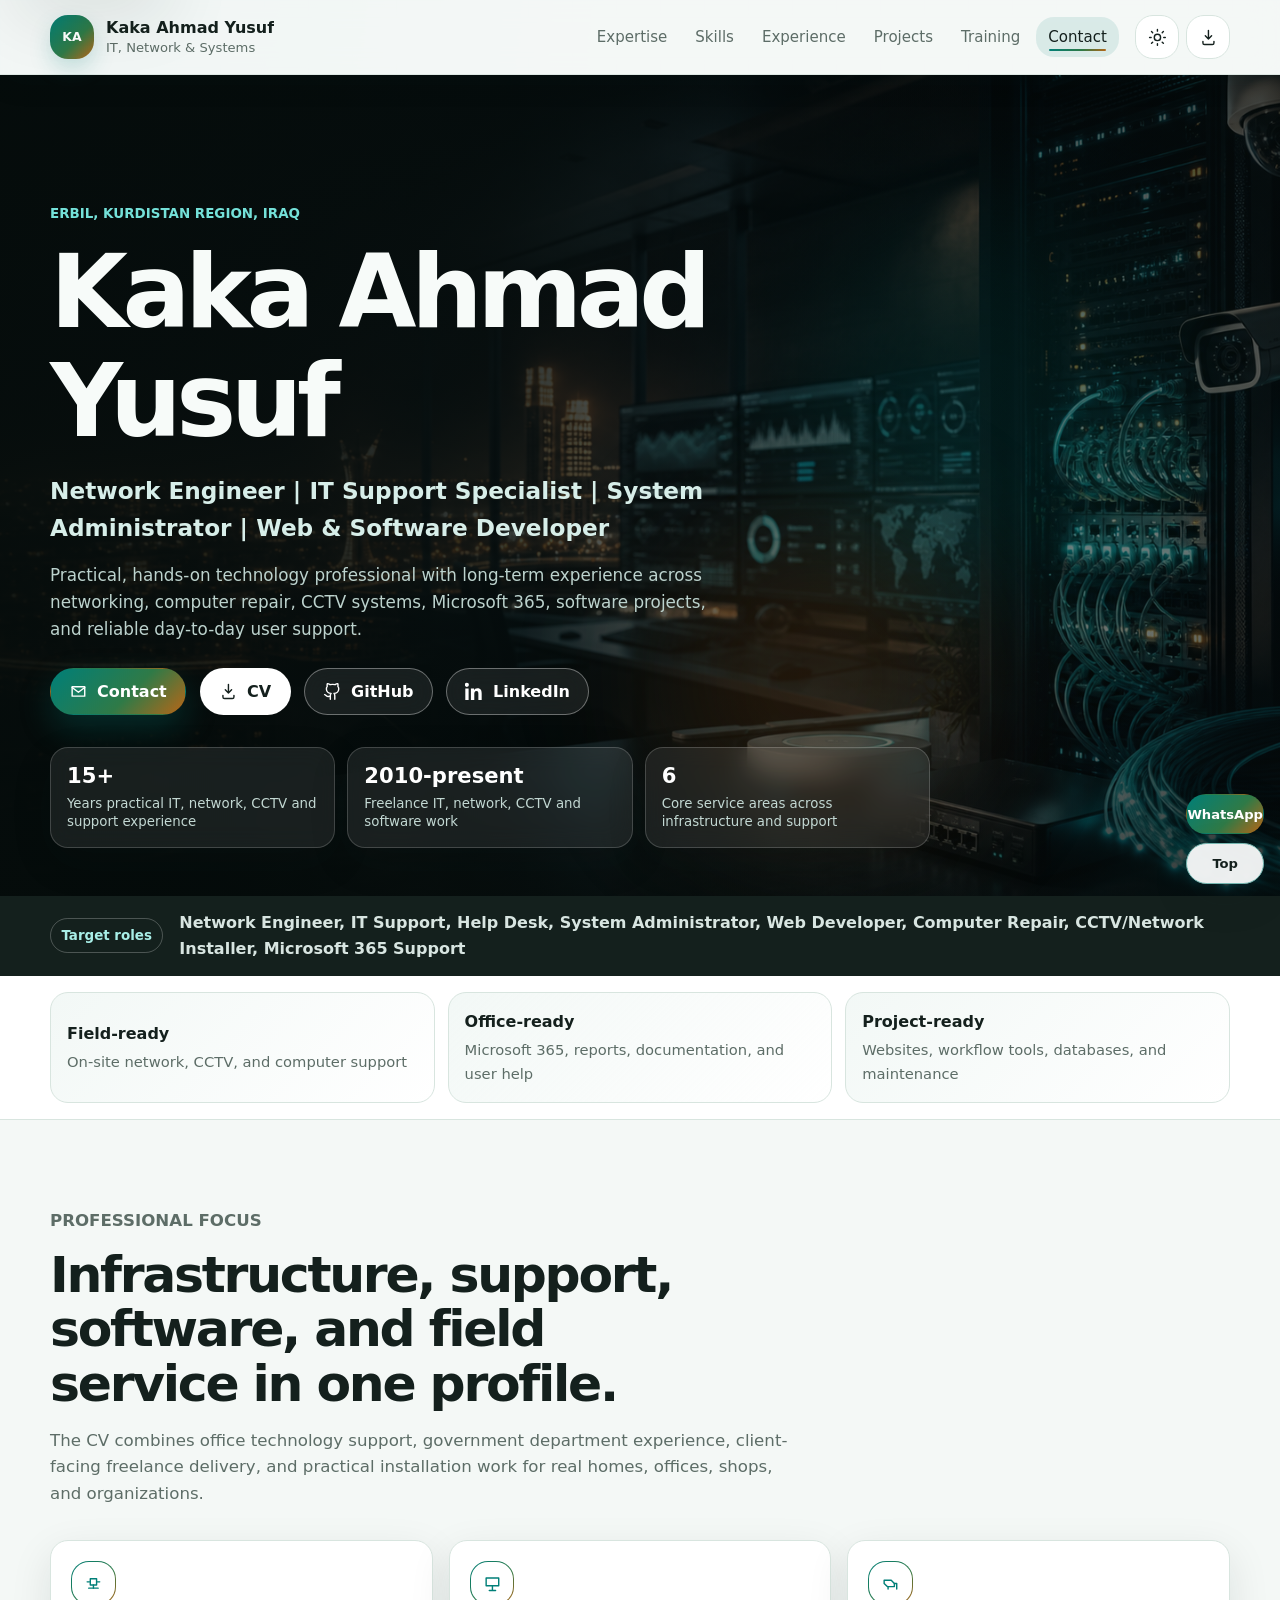
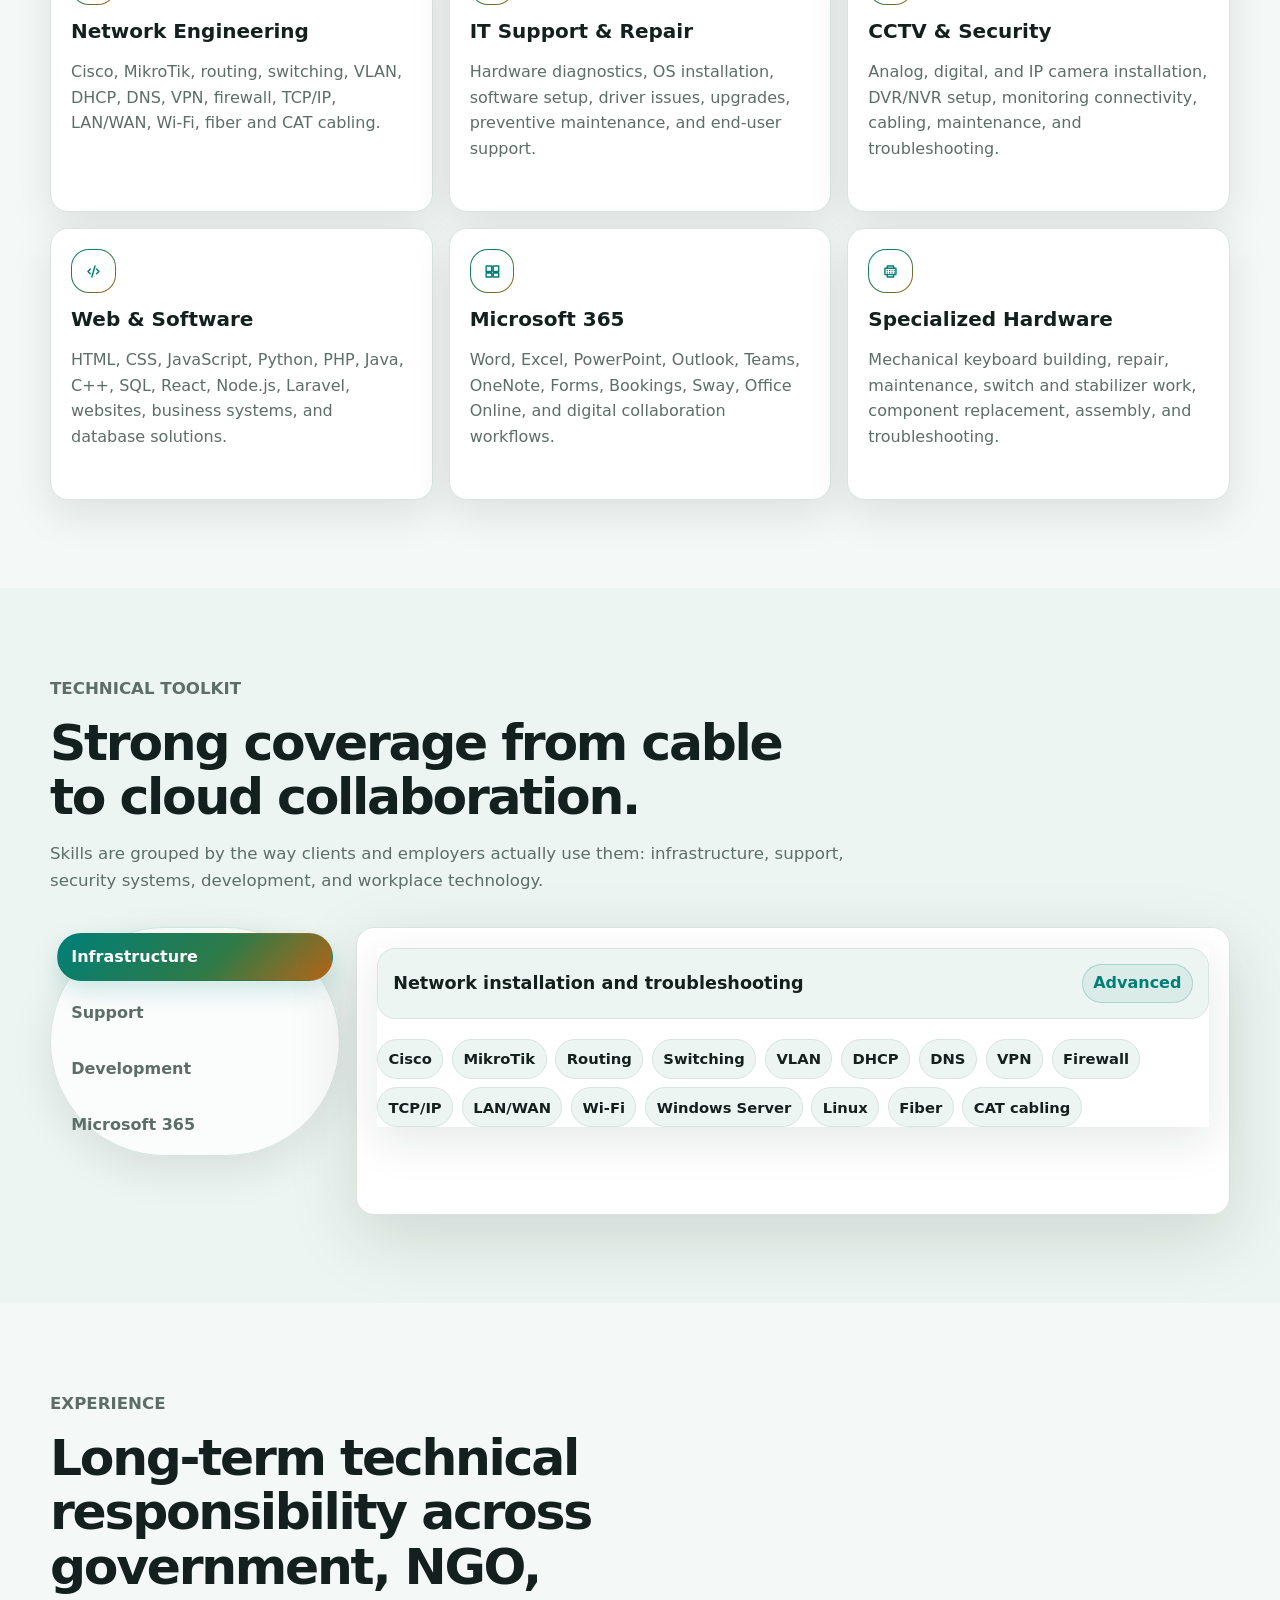
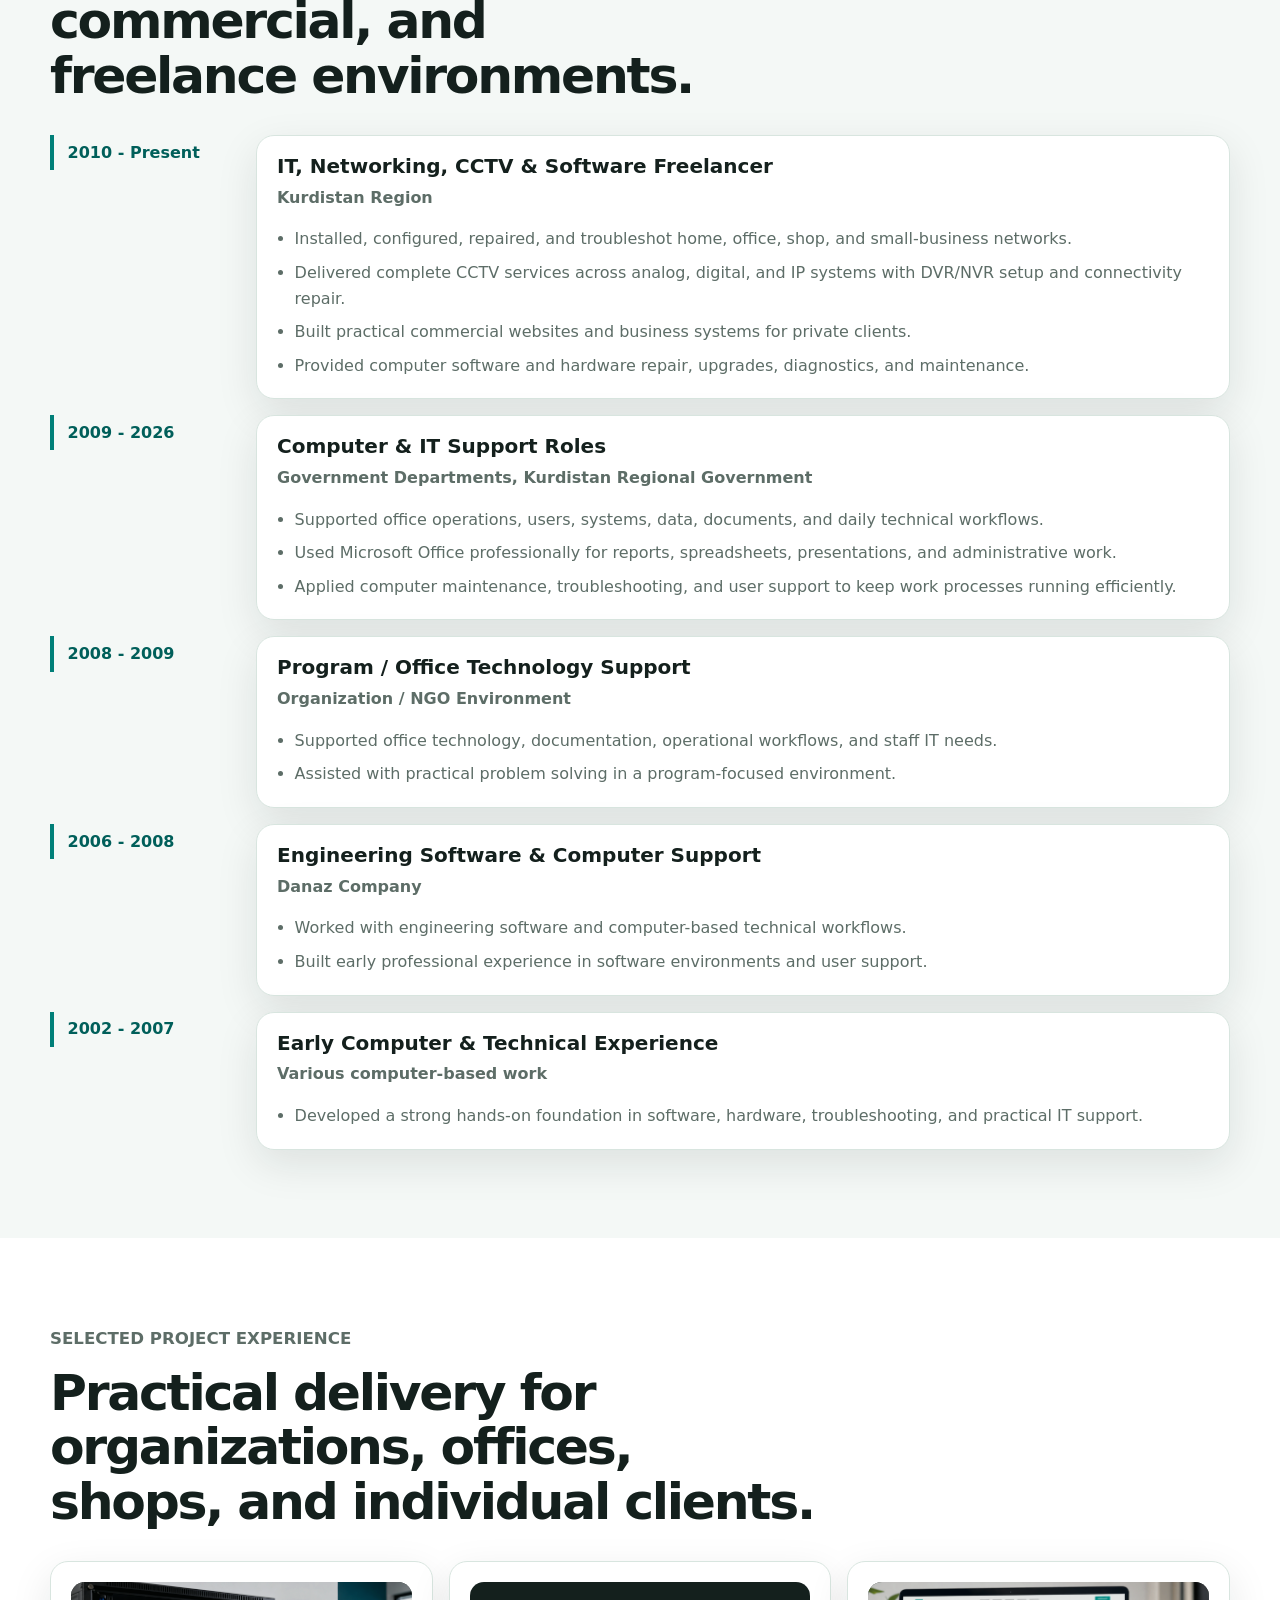
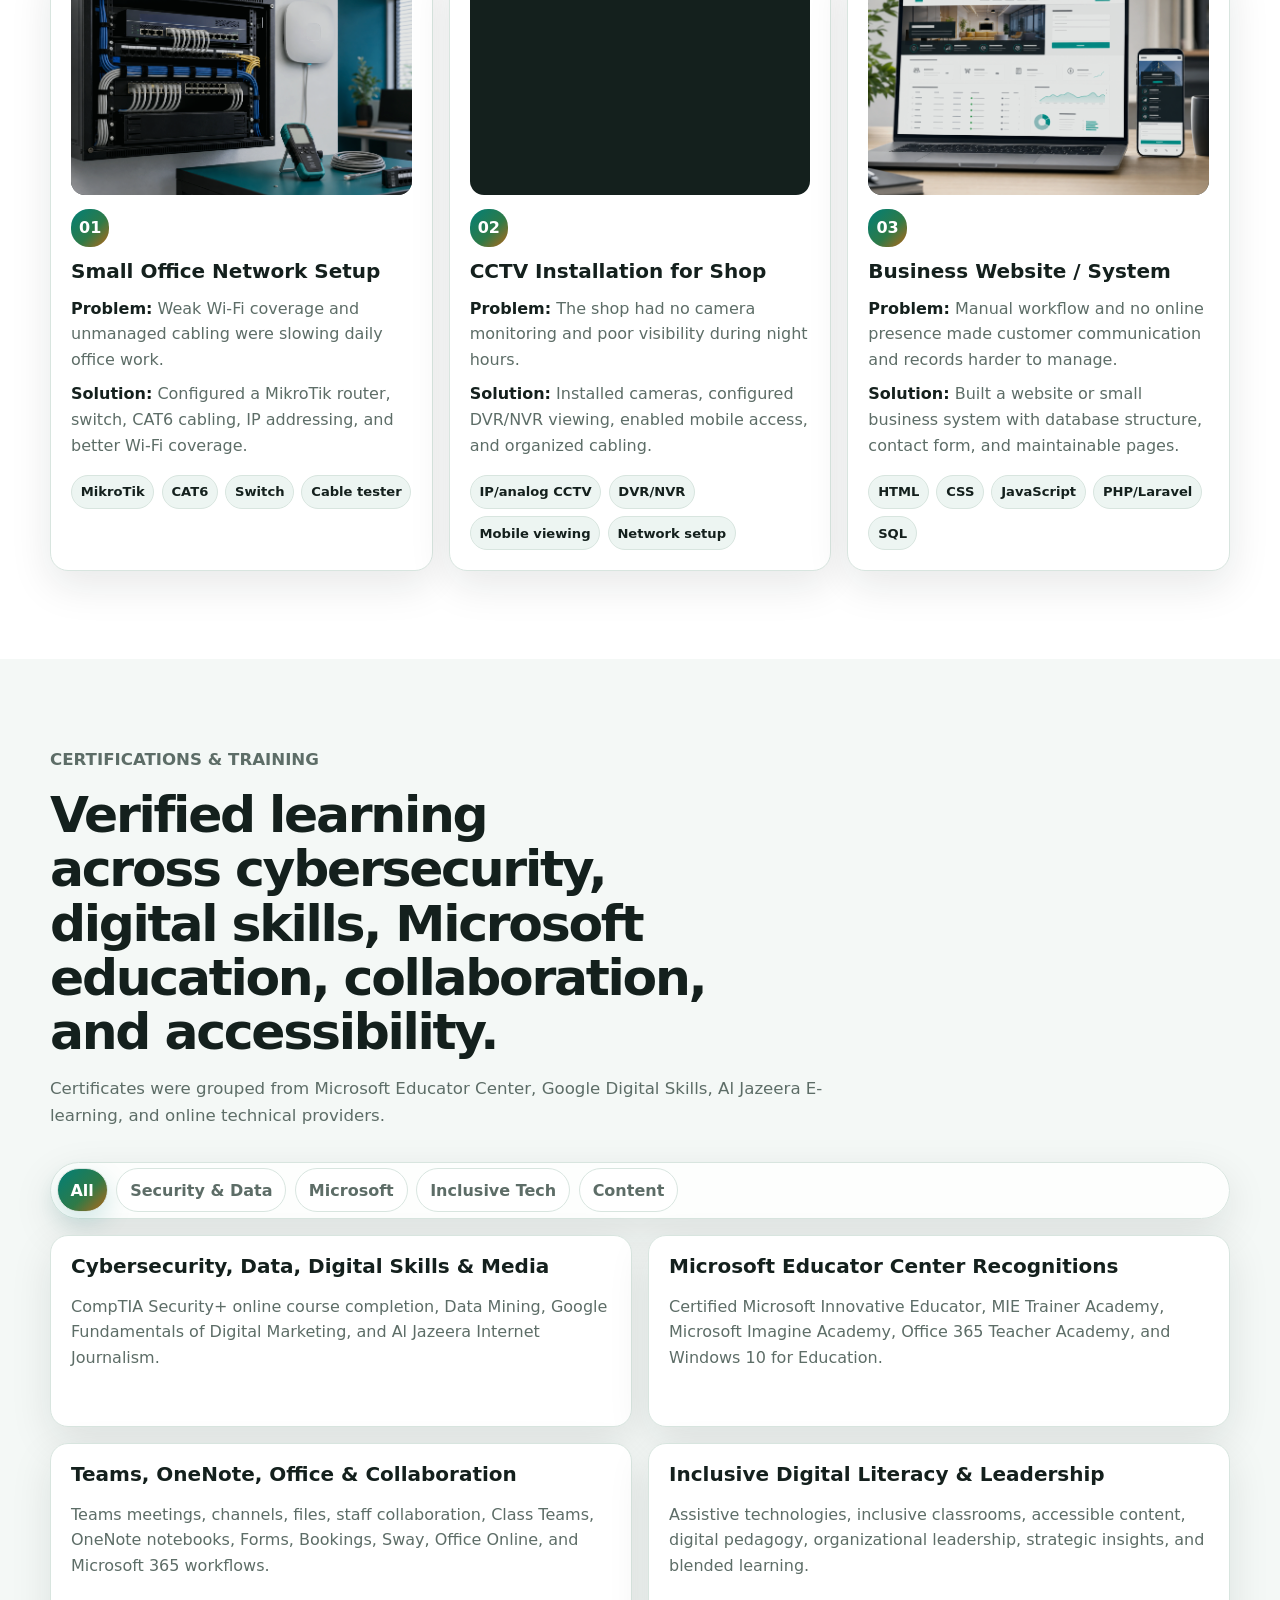
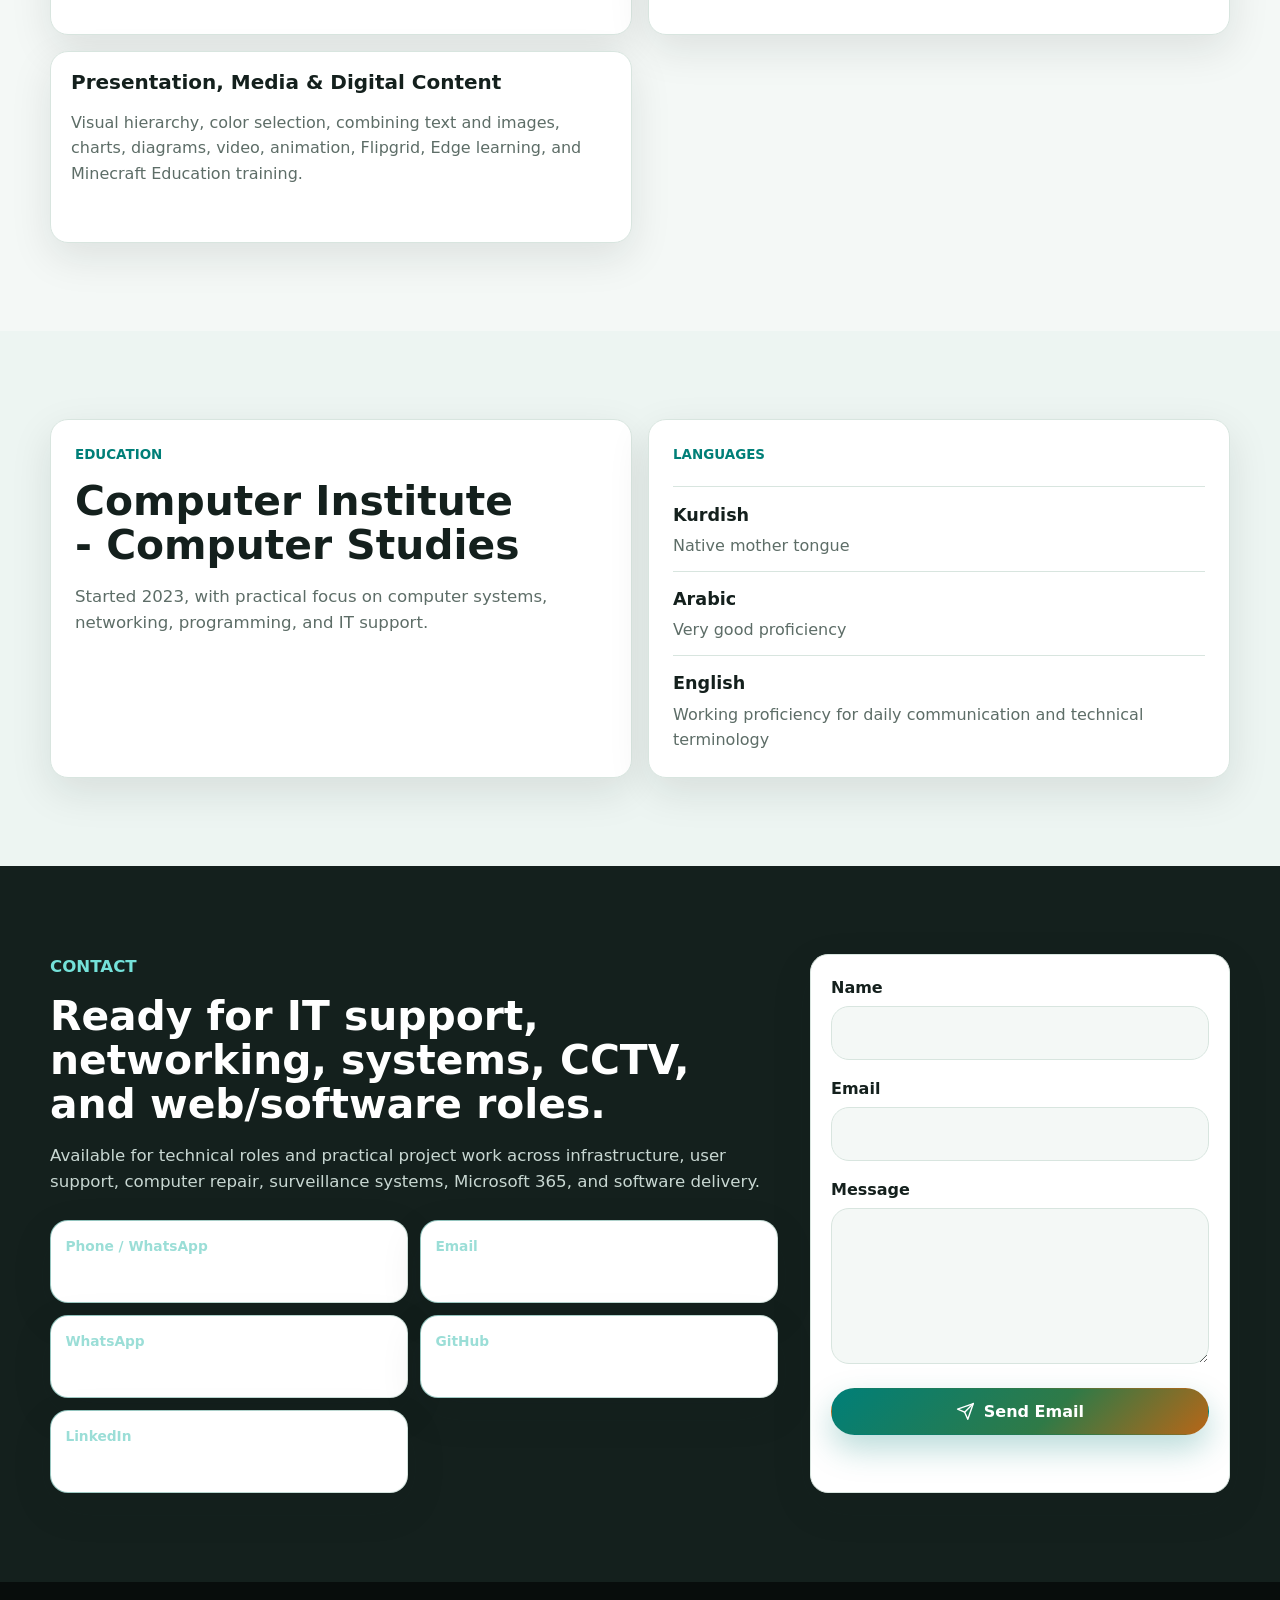
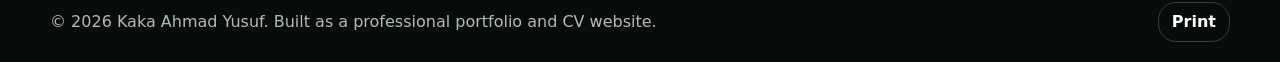
<file: index.html>
<!doctype html>
<html lang="en">
  <head>
    <meta charset="utf-8">
    <meta name="viewport" content="width=device-width, initial-scale=1">
    <title>Kaka Ahmad Yusuf | Network Engineer & IT Support Specialist</title>
    <meta
      name="description"
      content="Portfolio and CV website for Kaka Ahmad Yusuf, an IT support, network engineering, CCTV, systems administration, and web/software development professional based in Erbil, Kurdistan Region, Iraq."
    >
    <meta name="theme-color" content="#0f1715">
    <meta property="og:title" content="Kaka Ahmad Yusuf | IT, Network & Systems Professional">
    <meta
      property="og:description"
      content="Experienced IT support, networking, CCTV, systems administration, Microsoft 365, and web/software development professional."
    >
    <meta property="og:type" content="website">
    <meta property="og:image" content="https://pasha800.github.io/hero-tech.png">
    <link rel="icon" href="favicon.svg" type="image/svg+xml">
    <link rel="stylesheet" href="styles.css">
    <script type="application/ld+json">
      {
        "@context": "https://schema.org",
        "@type": "Person",
        "name": "Kaka Ahmad Yusuf",
        "jobTitle": "Network Engineer, IT Support Specialist, System Administrator, Web & Software Developer",
        "address": {
          "@type": "PostalAddress",
          "addressLocality": "Erbil",
          "addressRegion": "Kurdistan Region",
          "addressCountry": "Iraq"
        },
        "email": "mailto:pasha3.11.1990@gmail.com",
        "telephone": "+9647514705065",
        "sameAs": [
          "https://github.com/pasha800",
          "https://www.linkedin.com/in/kaka-ahmed-yusif-955001243"
        ],
        "knowsAbout": [
          "Cisco",
          "MikroTik",
          "Network troubleshooting",
          "CCTV",
          "Computer repair",
          "Microsoft 365",
          "Web development",
          "System administration"
        ]
      }
    </script>
  </head>
  <body>
    <a class="skip-link" href="#main">Skip to content</a>
    <div class="scroll-progress" aria-hidden="true"></div>

    <header class="site-header" id="top">
      <nav class="nav-shell" aria-label="Primary navigation">
        <a class="brand" href="#top" aria-label="Kaka Ahmad Yusuf home">
          <span class="brand-mark" aria-hidden="true">KA</span>
          <span class="brand-copy">
            <strong>Kaka Ahmad Yusuf</strong>
            <small>IT, Network & Systems</small>
          </span>
        </a>

        <button class="icon-button nav-toggle" type="button" aria-expanded="false" aria-controls="nav-menu" aria-label="Open navigation" title="Open navigation">
          <svg viewBox="0 0 24 24" aria-hidden="true">
            <path d="M4 7h16M4 12h16M4 17h16"></path>
          </svg>
        </button>

        <div class="nav-links" id="nav-menu">
          <a href="#expertise">Expertise</a>
          <a href="#skills">Skills</a>
          <a href="#experience">Experience</a>
          <a href="#projects">Projects</a>
          <a href="#certifications">Training</a>
          <a href="#contact">Contact</a>
        </div>

        <div class="nav-actions">
          <button class="icon-button theme-toggle" type="button" aria-label="Toggle color theme" title="Toggle theme">
            <svg class="sun-icon" viewBox="0 0 24 24" aria-hidden="true">
              <path d="M12 4V2m0 20v-2m8-8h2M2 12h2m14.1-6.1 1.4-1.4M4.5 19.5l1.4-1.4m0-12.2L4.5 4.5m15 15-1.4-1.4"></path>
              <circle cx="12" cy="12" r="4"></circle>
            </svg>
            <svg class="moon-icon" viewBox="0 0 24 24" aria-hidden="true">
              <path d="M20 14.7A8 8 0 0 1 9.3 4 7 7 0 1 0 20 14.7Z"></path>
            </svg>
          </button>
          <a class="icon-button nav-download" href="Kaka_Ahmad_Yusuf_CV.docx" download aria-label="Download CV" title="Download CV">
            <svg viewBox="0 0 24 24" aria-hidden="true">
              <path d="M12 3v11m0 0 4-4m-4 4-4-4"></path>
              <path d="M5 17v2a2 2 0 0 0 2 2h10a2 2 0 0 0 2-2v-2"></path>
            </svg>
          </a>
        </div>
      </nav>
    </header>

    <main id="main">
      <section class="hero" aria-labelledby="hero-title">
        <img class="hero-image" src="hero-tech.png" alt="Modern network operations room with server racks, CCTV, fiber cabling, dashboards, and city lights.">
        <div class="hero-shade" aria-hidden="true"></div>
        <div class="hero-content">
          <p class="eyebrow">Erbil, Kurdistan Region, Iraq</p>
          <h1 id="hero-title">Kaka Ahmad Yusuf</h1>
          <p class="hero-role">Network Engineer | IT Support Specialist | System Administrator | Web & Software Developer</p>
          <p class="hero-summary">
            Practical, hands-on technology professional with long-term experience across networking, computer repair, CCTV systems,
            Microsoft 365, software projects, and reliable day-to-day user support.
          </p>
          <div class="hero-actions" aria-label="Primary contact actions">
            <a class="button button-primary" href="mailto:pasha3.11.1990@gmail.com">
              <svg viewBox="0 0 24 24" aria-hidden="true">
                <path d="M4 6h16v12H4z"></path>
                <path d="m4 7 8 6 8-6"></path>
              </svg>
              Contact
            </a>
            <a class="button button-secondary" href="Kaka_Ahmad_Yusuf_CV.docx" download>
              <svg viewBox="0 0 24 24" aria-hidden="true">
                <path d="M12 3v11m0 0 4-4m-4 4-4-4"></path>
                <path d="M5 17v2a2 2 0 0 0 2 2h10a2 2 0 0 0 2-2v-2"></path>
              </svg>
              CV
            </a>
            <a class="button button-ghost" href="https://github.com/pasha800" target="_blank" rel="noreferrer">
              <svg viewBox="0 0 24 24" aria-hidden="true">
                <path d="M15 22v-4a4.8 4.8 0 0 0-1-3.5c3 0 6-2 6-5.5.1-1.3-.3-2.5-1.1-3.5.3-1.1.3-2.3-.1-3.4 0 0-1-.3-3.5 1.3a12.3 12.3 0 0 0-6.3 0C6.5 1.8 5.5 2.1 5.5 2.1c-.4 1.1-.4 2.3-.1 3.4A5.2 5.2 0 0 0 4.3 9c0 3.5 3 5.5 6 5.5a4.8 4.8 0 0 0-1 3.5v4"></path>
                <path d="M9 18c-4.5 2-5-2-7-2"></path>
              </svg>
              GitHub
            </a>
            <a class="button button-ghost" href="https://www.linkedin.com/in/kaka-ahmed-yusif-955001243" target="_blank" rel="noreferrer">
              <svg class="brand-icon" viewBox="0 0 24 24" aria-hidden="true">
                <path d="M5 3.6A2.6 2.6 0 1 1 2.4 1 2.6 2.6 0 0 1 5 3.6ZM.4 8.2h4.2V23H.4V8.2Zm7.1 0h4v2h.1c.6-1.1 2-2.3 4.2-2.3 4.5 0 5.4 3 5.4 6.8V23H17v-7.4c0-1.8 0-4-2.4-4s-2.8 1.9-2.8 3.9V23H7.5V8.2Z"></path>
              </svg>
              LinkedIn
            </a>
          </div>
          <div class="hero-facts" aria-label="Professional highlights">
            <div>
              <span>15+</span>
              <small>Years practical IT, network, CCTV and support experience</small>
            </div>
            <div>
              <span>2010-present</span>
              <small>Freelance IT, network, CCTV and software work</small>
            </div>
            <div>
              <span>6</span>
              <small>Core service areas across infrastructure and support</small>
            </div>
          </div>
        </div>
      </section>

      <section class="role-strip" aria-label="Target roles">
        <div class="role-strip-inner">
          <span>Target roles</span>
          <p>Network Engineer, IT Support, Help Desk, System Administrator, Web Developer, Computer Repair, CCTV/Network Installer, Microsoft 365 Support</p>
        </div>
      </section>

      <section class="section section-light" id="expertise">
        <div class="section-inner">
          <div class="section-head reveal">
            <p class="eyebrow">Professional focus</p>
            <h2>Infrastructure, support, software, and field service in one profile.</h2>
            <p>
              The CV combines office technology support, government department experience, client-facing freelance delivery,
              and practical installation work for real homes, offices, shops, and organizations.
            </p>
          </div>

          <div class="card-grid expertise-grid">
            <article class="feature-card reveal">
              <span class="card-icon" aria-hidden="true">
                <svg viewBox="0 0 24 24"><path d="M6 18h12M8 6h8v8H8z"></path><path d="M12 14v4M7 10H4m16 0h-3"></path></svg>
              </span>
              <h3>Network Engineering</h3>
              <p>Cisco, MikroTik, routing, switching, VLAN, DHCP, DNS, VPN, firewall, TCP/IP, LAN/WAN, Wi-Fi, fiber and CAT cabling.</p>
            </article>
            <article class="feature-card reveal">
              <span class="card-icon" aria-hidden="true">
                <svg viewBox="0 0 24 24"><path d="M4 5h16v10H4z"></path><path d="M8 21h8m-4-6v6"></path></svg>
              </span>
              <h3>IT Support & Repair</h3>
              <p>Hardware diagnostics, OS installation, software setup, driver issues, upgrades, preventive maintenance, and end-user support.</p>
            </article>
            <article class="feature-card reveal">
              <span class="card-icon" aria-hidden="true">
                <svg viewBox="0 0 24 24"><path d="M4 8h9l4 4v4H8l-4-4z"></path><path d="M17 12h3v7M9 16v3"></path></svg>
              </span>
              <h3>CCTV & Security</h3>
              <p>Analog, digital, and IP camera installation, DVR/NVR setup, monitoring connectivity, cabling, maintenance, and troubleshooting.</p>
            </article>
            <article class="feature-card reveal">
              <span class="card-icon" aria-hidden="true">
                <svg viewBox="0 0 24 24"><path d="M8 9 5 12l3 3m8-6 3 3-3 3"></path><path d="m14 5-4 14"></path></svg>
              </span>
              <h3>Web & Software</h3>
              <p>HTML, CSS, JavaScript, Python, PHP, Java, C++, SQL, React, Node.js, Laravel, websites, business systems, and database solutions.</p>
            </article>
            <article class="feature-card reveal">
              <span class="card-icon" aria-hidden="true">
                <svg viewBox="0 0 24 24"><path d="M4 5h7v7H4zM13 5h7v7h-7zM4 14h7v5H4zM13 14h7v5h-7z"></path></svg>
              </span>
              <h3>Microsoft 365</h3>
              <p>Word, Excel, PowerPoint, Outlook, Teams, OneNote, Forms, Bookings, Sway, Office Online, and digital collaboration workflows.</p>
            </article>
            <article class="feature-card reveal">
              <span class="card-icon" aria-hidden="true">
                <svg viewBox="0 0 24 24"><path d="M5 8h14v8H5z"></path><path d="M8 8V5h8v3M8 16v3h8v-3M8 11h.1M11 11h.1M14 11h.1M17 11h.1M8 14h.1M11 14h.1M14 14h.1M17 14h.1"></path></svg>
              </span>
              <h3>Specialized Hardware</h3>
              <p>Mechanical keyboard building, repair, maintenance, switch and stabilizer work, component replacement, assembly, and troubleshooting.</p>
            </article>
          </div>
        </div>
      </section>

      <section class="section section-muted" id="skills">
        <div class="section-inner">
          <div class="section-head reveal">
            <p class="eyebrow">Technical toolkit</p>
            <h2>Strong coverage from cable to cloud collaboration.</h2>
            <p>Skills are grouped by the way clients and employers actually use them: infrastructure, support, security systems, development, and workplace technology.</p>
          </div>

          <div class="skill-layout">
            <div class="skill-tabs reveal" role="tablist" aria-label="Skill groups">
              <button class="tab-button" type="button" role="tab" aria-selected="true" aria-controls="skill-network" id="tab-network" data-tab="skill-network">Infrastructure</button>
              <button class="tab-button" type="button" role="tab" aria-selected="false" aria-controls="skill-support" id="tab-support" data-tab="skill-support">Support</button>
              <button class="tab-button" type="button" role="tab" aria-selected="false" aria-controls="skill-dev" id="tab-dev" data-tab="skill-dev">Development</button>
              <button class="tab-button" type="button" role="tab" aria-selected="false" aria-controls="skill-office" id="tab-office" data-tab="skill-office">Microsoft 365</button>
            </div>

            <div class="skill-panels reveal">
              <div class="skill-panel" id="skill-network" role="tabpanel" aria-labelledby="tab-network">
                <div class="skill-meter"><strong>Network installation and troubleshooting</strong><em>Advanced</em></div>
                <div class="skill-cloud">
                  <span>Cisco</span><span>MikroTik</span><span>Routing</span><span>Switching</span><span>VLAN</span><span>DHCP</span><span>DNS</span><span>VPN</span><span>Firewall</span><span>TCP/IP</span><span>LAN/WAN</span><span>Wi-Fi</span><span>Windows Server</span><span>Linux</span><span>Fiber</span><span>CAT cabling</span>
                </div>
              </div>
              <div class="skill-panel" id="skill-support" role="tabpanel" aria-labelledby="tab-support" hidden>
                <div class="skill-meter"><strong>Computer diagnostics and user support</strong><em>Advanced</em></div>
                <div class="skill-cloud">
                  <span>Hardware diagnostics</span><span>OS installation</span><span>Software setup</span><span>Driver repair</span><span>Upgrades</span><span>Maintenance</span><span>Help desk</span><span>End-user support</span><span>Component troubleshooting</span><span>Mechanical keyboards</span>
                </div>
              </div>
              <div class="skill-panel" id="skill-dev" role="tabpanel" aria-labelledby="tab-dev" hidden>
                <div class="skill-meter"><strong>Websites, business systems, and database solutions</strong><em>Strong</em></div>
                <div class="skill-cloud">
                  <span>HTML</span><span>CSS</span><span>JavaScript</span><span>Python</span><span>PHP</span><span>Java</span><span>C++</span><span>SQL</span><span>React</span><span>Node.js</span><span>Laravel</span><span>Database-driven systems</span>
                </div>
              </div>
              <div class="skill-panel" id="skill-office" role="tabpanel" aria-labelledby="tab-office" hidden>
                <div class="skill-meter"><strong>Office productivity and collaboration</strong><em>Practical</em></div>
                <div class="skill-cloud">
                  <span>Word</span><span>Excel</span><span>PowerPoint</span><span>Outlook</span><span>Teams</span><span>OneNote</span><span>Forms</span><span>Bookings</span><span>Sway</span><span>Office Online</span><span>Windows 10 for Education</span>
                </div>
              </div>
            </div>
          </div>
        </div>
      </section>

      <section class="section section-light" id="experience">
        <div class="section-inner">
          <div class="section-head reveal">
            <p class="eyebrow">Experience</p>
            <h2>Long-term technical responsibility across government, NGO, commercial, and freelance environments.</h2>
          </div>

          <div class="timeline">
            <article class="timeline-item reveal">
              <div class="timeline-date">2010 - Present</div>
              <div class="timeline-body">
                <h3>IT, Networking, CCTV & Software Freelancer</h3>
                <p>Kurdistan Region</p>
                <ul>
                  <li>Installed, configured, repaired, and troubleshot home, office, shop, and small-business networks.</li>
                  <li>Delivered complete CCTV services across analog, digital, and IP systems with DVR/NVR setup and connectivity repair.</li>
                  <li>Built practical commercial websites and business systems for private clients.</li>
                  <li>Provided computer software and hardware repair, upgrades, diagnostics, and maintenance.</li>
                </ul>
              </div>
            </article>
            <article class="timeline-item reveal">
              <div class="timeline-date">2009 - 2026</div>
              <div class="timeline-body">
                <h3>Computer & IT Support Roles</h3>
                <p>Government Departments, Kurdistan Regional Government</p>
                <ul>
                  <li>Supported office operations, users, systems, data, documents, and daily technical workflows.</li>
                  <li>Used Microsoft Office professionally for reports, spreadsheets, presentations, and administrative work.</li>
                  <li>Applied computer maintenance, troubleshooting, and user support to keep work processes running efficiently.</li>
                </ul>
              </div>
            </article>
            <article class="timeline-item reveal">
              <div class="timeline-date">2008 - 2009</div>
              <div class="timeline-body">
                <h3>Program / Office Technology Support</h3>
                <p>Organization / NGO Environment</p>
                <ul>
                  <li>Supported office technology, documentation, operational workflows, and staff IT needs.</li>
                  <li>Assisted with practical problem solving in a program-focused environment.</li>
                </ul>
              </div>
            </article>
            <article class="timeline-item reveal">
              <div class="timeline-date">2006 - 2008</div>
              <div class="timeline-body">
                <h3>Engineering Software & Computer Support</h3>
                <p>Danaz Company</p>
                <ul>
                  <li>Worked with engineering software and computer-based technical workflows.</li>
                  <li>Built early professional experience in software environments and user support.</li>
                </ul>
              </div>
            </article>
            <article class="timeline-item reveal">
              <div class="timeline-date">2002 - 2007</div>
              <div class="timeline-body">
                <h3>Early Computer & Technical Experience</h3>
                <p>Various computer-based work</p>
                <ul>
                  <li>Developed a strong hands-on foundation in software, hardware, troubleshooting, and practical IT support.</li>
                </ul>
              </div>
            </article>
          </div>
        </div>
      </section>

      <section class="section section-accent" id="projects">
        <div class="section-inner">
          <div class="section-head reveal">
            <p class="eyebrow">Selected project experience</p>
            <h2>Practical delivery for organizations, offices, shops, and individual clients.</h2>
          </div>

          <div class="card-grid project-grid">
            <article class="project-card reveal">
              <div class="project-media project-media-network">
                <img src="project-network-setup.png" alt="Organized small office network rack with router, switch, CAT6 cabling, access point, and cable tester.">
              </div>
              <span class="project-number">01</span>
              <h3>Small Office Network Setup</h3>
              <div class="project-details">
                <p><strong>Problem:</strong> Weak Wi-Fi coverage and unmanaged cabling were slowing daily office work.</p>
                <p><strong>Solution:</strong> Configured a MikroTik router, switch, CAT6 cabling, IP addressing, and better Wi-Fi coverage.</p>
              </div>
              <div class="project-tools" aria-label="Tools used">
                <span>MikroTik</span><span>CAT6</span><span>Switch</span><span>Cable tester</span>
              </div>
            </article>
            <article class="project-card reveal">
              <div class="project-media project-media-cctv">
                <img src="project-cctv-installation.png" alt="CCTV installation in a shop with ceiling cameras, DVR/NVR equipment, monitor view, and mobile viewing.">
              </div>
              <span class="project-number">02</span>
              <h3>CCTV Installation for Shop</h3>
              <div class="project-details">
                <p><strong>Problem:</strong> The shop had no camera monitoring and poor visibility during night hours.</p>
                <p><strong>Solution:</strong> Installed cameras, configured DVR/NVR viewing, enabled mobile access, and organized cabling.</p>
              </div>
              <div class="project-tools" aria-label="Tools used">
                <span>IP/analog CCTV</span><span>DVR/NVR</span><span>Mobile viewing</span><span>Network setup</span>
              </div>
            </article>
            <article class="project-card reveal">
              <div class="project-media project-media-system">
                <img src="project-business-system.png" alt="Business website and system dashboard shown on laptop and mobile screens with contact form and analytics layout.">
              </div>
              <span class="project-number">03</span>
              <h3>Business Website / System</h3>
              <div class="project-details">
                <p><strong>Problem:</strong> Manual workflow and no online presence made customer communication and records harder to manage.</p>
                <p><strong>Solution:</strong> Built a website or small business system with database structure, contact form, and maintainable pages.</p>
              </div>
              <div class="project-tools" aria-label="Tools used">
                <span>HTML</span><span>CSS</span><span>JavaScript</span><span>PHP/Laravel</span><span>SQL</span>
              </div>
            </article>
          </div>
        </div>
      </section>

      <section class="section section-light" id="certifications">
        <div class="section-inner">
          <div class="section-head reveal">
            <p class="eyebrow">Certifications & training</p>
            <h2>Verified learning across cybersecurity, digital skills, Microsoft education, collaboration, and accessibility.</h2>
            <p>Certificates were grouped from Microsoft Educator Center, Google Digital Skills, Al Jazeera E-learning, and online technical providers.</p>
          </div>

          <div class="filter-bar reveal" aria-label="Certification filters">
            <button class="filter-button" type="button" data-filter="all" aria-pressed="true">All</button>
            <button class="filter-button" type="button" data-filter="security" aria-pressed="false">Security & Data</button>
            <button class="filter-button" type="button" data-filter="microsoft" aria-pressed="false">Microsoft</button>
            <button class="filter-button" type="button" data-filter="inclusive" aria-pressed="false">Inclusive Tech</button>
            <button class="filter-button" type="button" data-filter="content" aria-pressed="false">Content</button>
          </div>

          <div class="cert-grid">
            <article class="cert-card reveal" data-cert="security">
              <h3>Cybersecurity, Data, Digital Skills & Media</h3>
              <p>CompTIA Security+ online course completion, Data Mining, Google Fundamentals of Digital Marketing, and Al Jazeera Internet Journalism.</p>
            </article>
            <article class="cert-card reveal" data-cert="microsoft">
              <h3>Microsoft Educator Center Recognitions</h3>
              <p>Certified Microsoft Innovative Educator, MIE Trainer Academy, Microsoft Imagine Academy, Office 365 Teacher Academy, and Windows 10 for Education.</p>
            </article>
            <article class="cert-card reveal" data-cert="microsoft">
              <h3>Teams, OneNote, Office & Collaboration</h3>
              <p>Teams meetings, channels, files, staff collaboration, Class Teams, OneNote notebooks, Forms, Bookings, Sway, Office Online, and Microsoft 365 workflows.</p>
            </article>
            <article class="cert-card reveal" data-cert="inclusive">
              <h3>Inclusive Digital Literacy & Leadership</h3>
              <p>Assistive technologies, inclusive classrooms, accessible content, digital pedagogy, organizational leadership, strategic insights, and blended learning.</p>
            </article>
            <article class="cert-card reveal" data-cert="content">
              <h3>Presentation, Media & Digital Content</h3>
              <p>Visual hierarchy, color selection, combining text and images, charts, diagrams, video, animation, Flipgrid, Edge learning, and Minecraft Education training.</p>
            </article>
          </div>
        </div>
      </section>

      <section class="section section-muted" id="education">
        <div class="section-inner two-column">
          <div class="panel-block reveal">
            <p class="eyebrow">Education</p>
            <h2>Computer Institute - Computer Studies</h2>
            <p class="large-text">Started 2023, with practical focus on computer systems, networking, programming, and IT support.</p>
          </div>
          <div class="panel-block reveal">
            <p class="eyebrow">Languages</p>
            <div class="language-list">
              <div><strong>Kurdish</strong><span>Native mother tongue</span></div>
              <div><strong>Arabic</strong><span>Very good proficiency</span></div>
              <div><strong>English</strong><span>Working proficiency for daily communication and technical terminology</span></div>
            </div>
          </div>
        </div>
      </section>

      <section class="section contact-section" id="contact">
        <div class="section-inner contact-layout">
          <div class="contact-copy reveal">
            <p class="eyebrow">Contact</p>
            <h2>Ready for IT support, networking, systems, CCTV, and web/software roles.</h2>
            <p>
              Available for technical roles and practical project work across infrastructure, user support, computer repair,
              surveillance systems, Microsoft 365, and software delivery.
            </p>
            <div class="contact-methods">
              <a href="tel:+9647514705065">
                <span>Phone / WhatsApp</span>
                <strong>+964 751 470 5065</strong>
              </a>
              <a href="mailto:pasha3.11.1990@gmail.com">
                <span>Email</span>
                <strong>pasha3.11.1990@gmail.com</strong>
              </a>
              <a href="https://wa.me/9647514705065" target="_blank" rel="noreferrer">
                <span>WhatsApp</span>
                <strong>Message directly</strong>
              </a>
              <a href="https://github.com/pasha800" target="_blank" rel="noreferrer">
                <span>GitHub</span>
                <strong>github.com/pasha800</strong>
              </a>
              <a href="https://www.linkedin.com/in/kaka-ahmed-yusif-955001243" target="_blank" rel="noreferrer">
                <span>LinkedIn</span>
                <strong>kaka-ahmed-yusif-955001243</strong>
              </a>
            </div>
          </div>

          <form class="contact-form reveal" id="contact-form" action="mailto:pasha3.11.1990@gmail.com" method="post" enctype="text/plain">
            <label for="name">Name</label>
            <input id="name" name="name" type="text" autocomplete="name" required>

            <label for="email">Email</label>
            <input id="email" name="email" type="email" autocomplete="email" required>

            <label for="message">Message</label>
            <textarea id="message" name="message" rows="5" required></textarea>

            <button class="button button-primary" type="submit">
              <svg viewBox="0 0 24 24" aria-hidden="true">
                <path d="M22 2 11 13"></path>
                <path d="m22 2-7 20-4-9-9-4z"></path>
              </svg>
              Send Email
            </button>
            <p class="form-status" id="form-status" role="status" aria-live="polite"></p>
          </form>
        </div>
      </section>
    </main>

    <footer class="site-footer">
      <div class="footer-inner">
        <p>© <span id="year"></span> Kaka Ahmad Yusuf. Built as a professional portfolio and CV website.</p>
        <button class="text-button" type="button" id="print-page">Print</button>
      </div>
    </footer>

    <script src="script.js"></script>
  </body>
</html>
</file>
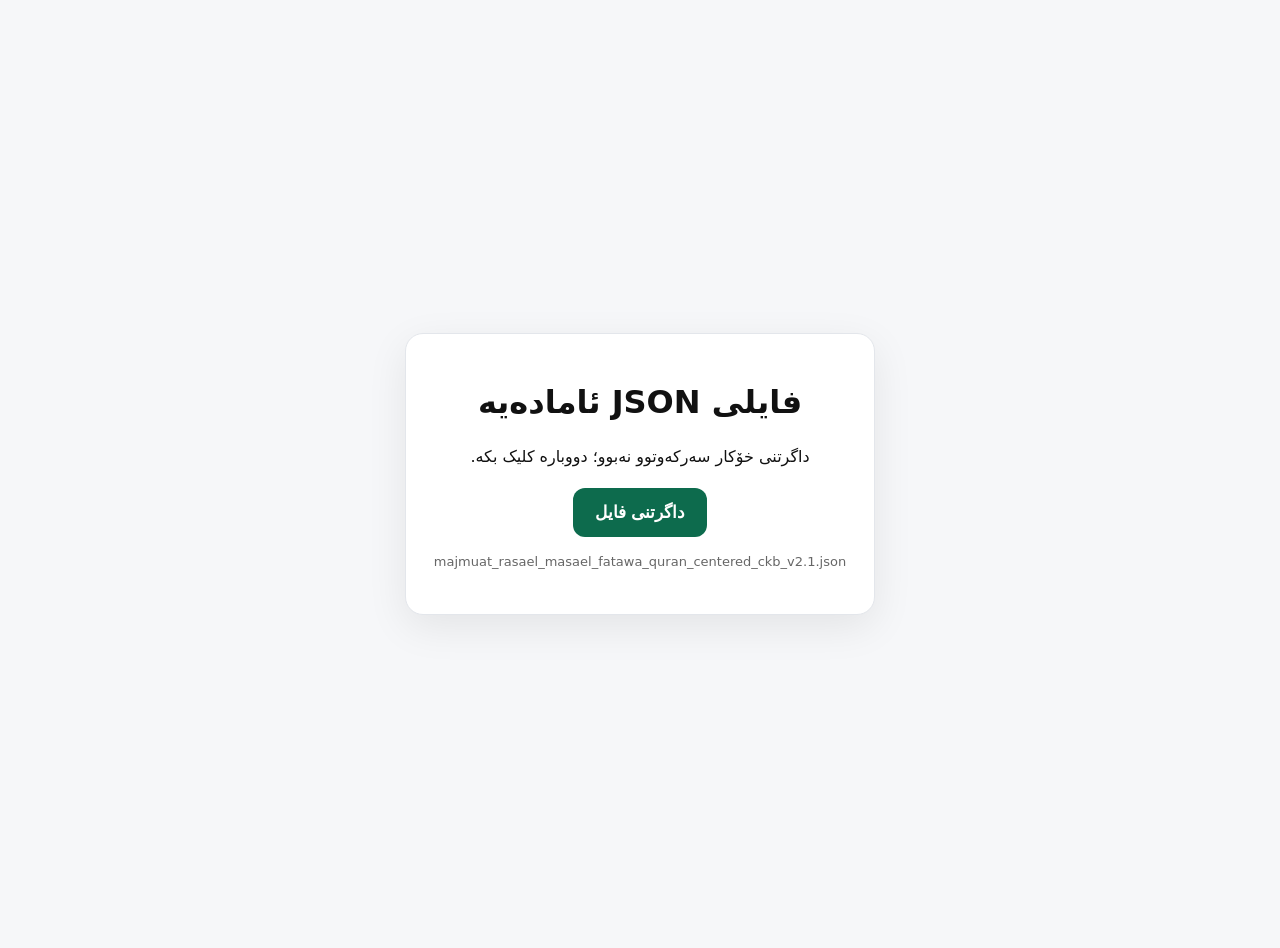
<file: downloads/majmuat-rasael-json.html>
<!doctype html>
<html lang="ckb" dir="rtl">
<head>
  <meta charset="utf-8">
  <meta name="viewport" content="width=device-width, initial-scale=1">
  <title>داگرتنی فایلی JSON</title>
  <style>
    body{font-family:system-ui,-apple-system,"Segoe UI",sans-serif;background:#f6f7f9;color:#111;margin:0;display:grid;place-items:center;min-height:100vh;padding:24px}
    main{max-width:640px;background:#fff;border:1px solid #e3e6eb;border-radius:18px;padding:28px;box-shadow:0 12px 40px rgba(0,0,0,.08);text-align:center}
    button{border:0;border-radius:12px;padding:14px 22px;font-size:17px;font-weight:700;cursor:pointer;background:#0d6b4d;color:#fff}
    p{line-height:1.8}
    .small{font-size:13px;color:#666;word-break:break-all}
  </style>
</head>
<body>
<main>
  <h1>فایلی JSON ئامادەیە</h1>
  <p id="status">داگرتن بە شێوەی خۆکار دەست پێ دەکات…</p>
  <button id="downloadBtn" type="button">داگرتنی فایل</button>
  <p class="small">majmuat_rasael_masael_fatawa_quran_centered_ckb_v2.1.json</p>
</main>
<script>
(() => {
  const sourceUrl = 'https://raw.githubusercontent.com/pasha800/pashaai/generated-quran-data-20260718/generated/majmuat_rasael_masael_fatawa_quran_centered_ckb_v2.1.json';
  const fileName = 'majmuat_rasael_masael_fatawa_quran_centered_ckb_v2.1.json';
  const status = document.getElementById('status');
  const button = document.getElementById('downloadBtn');

  async function downloadFile() {
    button.disabled = true;
    status.textContent = 'خەریکی ئامادەکردنی فایلەکەیە…';
    try {
      const response = await fetch(sourceUrl, {cache: 'no-store'});
      if (!response.ok) throw new Error('HTTP ' + response.status);
      const blob = await response.blob();
      const blobUrl = URL.createObjectURL(blob);
      const link = document.createElement('a');
      link.href = blobUrl;
      link.download = fileName;
      document.body.appendChild(link);
      link.click();
      link.remove();
      setTimeout(() => URL.revokeObjectURL(blobUrl), 10000);
      status.textContent = 'داگرتن دەستی پێکرد. ئەگەر دەستی پێنەکرد، دووبارە کلیک بکە.';
    } catch (error) {
      status.textContent = 'داگرتنی خۆکار سەرکەوتوو نەبوو؛ دووبارە کلیک بکە.';
      console.error(error);
    } finally {
      button.disabled = false;
    }
  }

  button.addEventListener('click', downloadFile);
  window.addEventListener('load', () => setTimeout(downloadFile, 350), {once: true});
})();
</script>
</body>
</html>
</file>
<file: styles.css>
:root {
  color-scheme: light;
  --bg: #f4f8f6;
  --surface: #ffffff;
  --surface-strong: #edf5f2;
  --ink: #14201d;
  --muted: #5d6d67;
  --line: #d8e5df;
  --teal: #007f78;
  --teal-strong: #005f5a;
  --amber: #b86617;
  --green: #2f7a47;
  --shadow: 0 18px 44px rgba(20, 32, 29, 0.12);
  --radius: 8px;
  --max: 1180px;
  --header: 74px;
}

[data-theme="dark"] {
  color-scheme: dark;
  --bg: #101715;
  --surface: #17211e;
  --surface-strong: #1d2a26;
  --ink: #edf7f3;
  --muted: #adbbb6;
  --line: #31433d;
  --teal: #3fcac0;
  --teal-strong: #82ded7;
  --amber: #e3a34f;
  --green: #70c28b;
  --shadow: 0 18px 44px rgba(0, 0, 0, 0.32);
}

* {
  box-sizing: border-box;
}

html {
  scroll-behavior: smooth;
}

body {
  margin: 0;
  background: var(--bg);
  color: var(--ink);
  font-family: Arial, Helvetica, sans-serif;
  line-height: 1.6;
  text-rendering: optimizeLegibility;
  overflow-x: hidden;
}

body.nav-open {
  overflow: hidden;
}

img,
svg {
  display: block;
  max-width: 100%;
}

main {
  overflow-x: clip;
}

a {
  color: inherit;
}

button,
input,
textarea {
  font: inherit;
}

button {
  cursor: pointer;
}

::selection {
  background: rgba(0, 127, 120, 0.22);
}

.skip-link {
  position: fixed;
  left: 1rem;
  top: 1rem;
  z-index: 1000;
  transform: translateY(-160%);
  border-radius: var(--radius);
  background: var(--surface);
  color: var(--ink);
  padding: 0.7rem 1rem;
  box-shadow: var(--shadow);
  transition: transform 180ms ease;
}

.skip-link:focus {
  transform: translateY(0);
}

.scroll-progress {
  position: fixed;
  left: 0;
  top: 0;
  z-index: 1001;
  height: 3px;
  width: 0%;
  background: linear-gradient(90deg, var(--teal), var(--amber));
}

.site-header {
  position: sticky;
  top: 0;
  z-index: 900;
  min-height: var(--header);
  background: rgba(244, 248, 246, 0.88);
  border-bottom: 1px solid rgba(216, 229, 223, 0.78);
  backdrop-filter: blur(16px);
}

[data-theme="dark"] .site-header {
  background: rgba(16, 23, 21, 0.86);
  border-bottom-color: rgba(49, 67, 61, 0.78);
}

.nav-shell {
  width: min(100% - 2rem, var(--max));
  min-height: var(--header);
  margin: 0 auto;
  display: flex;
  align-items: center;
  gap: 1rem;
}

.brand {
  min-width: 0;
  display: inline-flex;
  align-items: center;
  gap: 0.75rem;
  text-decoration: none;
}

.brand-mark {
  width: 2.75rem;
  height: 2.75rem;
  display: grid;
  place-items: center;
  flex: 0 0 auto;
  border-radius: var(--radius);
  background: var(--ink);
  color: var(--surface);
  font-weight: 800;
  font-size: 0.78rem;
  letter-spacing: 0;
}

[data-theme="dark"] .brand-mark {
  background: var(--teal);
  color: #062522;
}

.brand-copy {
  min-width: 0;
  display: grid;
  line-height: 1.15;
}

.brand-copy strong,
.brand-copy small {
  overflow: hidden;
  text-overflow: ellipsis;
  white-space: nowrap;
}

.brand-copy small {
  color: var(--muted);
  font-size: 0.82rem;
  margin-top: 0.18rem;
}

.nav-links {
  display: flex;
  align-items: center;
  justify-content: center;
  gap: 0.25rem;
  margin-left: auto;
}

.nav-links a {
  display: inline-flex;
  align-items: center;
  min-height: 2.45rem;
  border-radius: var(--radius);
  padding: 0 0.75rem;
  color: var(--muted);
  text-decoration: none;
  font-size: 0.94rem;
  transition: background 160ms ease, color 160ms ease;
}

.nav-links a:hover,
.nav-links a:focus-visible {
  background: var(--surface-strong);
  color: var(--ink);
  outline: none;
}

.nav-actions {
  display: flex;
  align-items: center;
  gap: 0.45rem;
}

.icon-button {
  width: 2.75rem;
  height: 2.75rem;
  display: inline-grid;
  place-items: center;
  flex: 0 0 auto;
  border: 1px solid var(--line);
  border-radius: var(--radius);
  background: var(--surface);
  color: var(--ink);
  text-decoration: none;
  transition: transform 160ms ease, border-color 160ms ease, background 160ms ease;
}

.icon-button:hover,
.icon-button:focus-visible {
  transform: translateY(-1px);
  border-color: var(--teal);
  outline: none;
}

.icon-button svg,
.button svg,
.card-icon svg {
  width: 1.18rem;
  height: 1.18rem;
  fill: none;
  stroke: currentColor;
  stroke-width: 1.8;
  stroke-linecap: round;
  stroke-linejoin: round;
}

.button svg.brand-icon {
  fill: currentColor;
  stroke: none;
}

.theme-toggle {
  position: relative;
}

.theme-toggle .moon-icon,
[data-theme="dark"] .theme-toggle .sun-icon {
  display: none;
}

[data-theme="dark"] .theme-toggle .moon-icon {
  display: block;
}

.nav-toggle {
  display: none;
  margin-left: auto;
}

.hero {
  position: relative;
  min-height: calc(84svh - 0px);
  overflow: hidden;
  display: grid;
  align-items: center;
  background: #08100f;
  isolation: isolate;
}

.hero-image {
  position: absolute;
  inset: 0;
  z-index: -2;
  width: 100%;
  height: 100%;
  object-fit: cover;
  object-position: center;
}

.hero-shade {
  position: absolute;
  inset: 0;
  z-index: -1;
  background:
    linear-gradient(90deg, rgba(5, 12, 11, 0.93) 0%, rgba(5, 12, 11, 0.78) 39%, rgba(5, 12, 11, 0.34) 74%, rgba(5, 12, 11, 0.58) 100%),
    linear-gradient(0deg, rgba(5, 12, 11, 0.55), rgba(5, 12, 11, 0.05) 44%, rgba(5, 12, 11, 0.44));
}

.hero-content {
  width: min(100% - 2rem, var(--max));
  margin: 0 auto;
  padding: 5.5rem 0 3rem;
  color: #f7fbf9;
}

.eyebrow {
  margin: 0 0 0.85rem;
  color: var(--teal);
  font-weight: 800;
  font-size: 0.84rem;
  letter-spacing: 0;
  text-transform: uppercase;
}

.hero .eyebrow {
  color: #74e1d9;
}

h1,
h2,
h3,
p {
  overflow-wrap: anywhere;
}

h1,
h2,
h3 {
  line-height: 1.08;
  margin: 0;
}

h1 {
  max-width: 780px;
  font-size: 4.2rem;
  letter-spacing: 0;
}

.hero-role {
  max-width: 780px;
  margin: 1rem 0 0;
  color: #d7eee9;
  font-size: 1.2rem;
  font-weight: 700;
}

.hero-summary {
  max-width: 690px;
  margin: 1rem 0 0;
  color: #bcd2cd;
  font-size: 1.05rem;
}

.hero-actions {
  display: flex;
  flex-wrap: wrap;
  gap: 0.75rem;
  margin-top: 1.6rem;
}

.button {
  min-height: 2.95rem;
  display: inline-flex;
  align-items: center;
  justify-content: center;
  gap: 0.55rem;
  border: 1px solid transparent;
  border-radius: var(--radius);
  padding: 0.78rem 1rem;
  color: inherit;
  text-decoration: none;
  font-weight: 800;
  line-height: 1.1;
  transition: transform 160ms ease, box-shadow 160ms ease, background 160ms ease, border-color 160ms ease;
}

.button:hover,
.button:focus-visible {
  transform: translateY(-2px);
  outline: none;
}

.button-primary {
  background: var(--teal);
  color: #ffffff;
  box-shadow: 0 12px 26px rgba(0, 127, 120, 0.24);
}

[data-theme="dark"] .button-primary {
  color: #062522;
}

.button-primary:hover,
.button-primary:focus-visible {
  background: var(--teal-strong);
}

.button-secondary {
  background: #ffffff;
  color: #14201d;
}

.button-ghost {
  border-color: rgba(255, 255, 255, 0.36);
  background: rgba(255, 255, 255, 0.08);
  color: #ffffff;
}

.hero-facts {
  width: min(100%, 880px);
  display: grid;
  grid-template-columns: repeat(3, minmax(0, 1fr));
  gap: 0.75rem;
  margin-top: 2rem;
}

.hero-facts div {
  min-height: 6.2rem;
  border: 1px solid rgba(255, 255, 255, 0.18);
  border-radius: var(--radius);
  background: rgba(255, 255, 255, 0.08);
  padding: 1rem;
  backdrop-filter: blur(12px);
}

.hero-facts span {
  display: block;
  color: #ffffff;
  font-size: 1.32rem;
  font-weight: 900;
  line-height: 1.1;
}

.hero-facts small {
  display: block;
  margin-top: 0.45rem;
  color: #c3d8d3;
  line-height: 1.35;
}

.role-strip {
  background: var(--ink);
  color: var(--surface);
}

[data-theme="dark"] .role-strip {
  background: #0b1110;
}

.role-strip-inner {
  width: min(100% - 2rem, var(--max));
  min-height: 5rem;
  margin: 0 auto;
  display: flex;
  align-items: center;
  gap: 1rem;
}

.role-strip span {
  flex: 0 0 auto;
  border: 1px solid rgba(255, 255, 255, 0.24);
  border-radius: var(--radius);
  padding: 0.36rem 0.65rem;
  color: #a8eee7;
  font-size: 0.84rem;
  font-weight: 800;
}

.role-strip p {
  margin: 0;
  color: #d8e5e1;
  font-weight: 700;
}

.section {
  scroll-margin-top: calc(var(--header) + 1rem);
  padding: 5.5rem 0;
}

.section-light {
  background: var(--bg);
}

.section-muted {
  background: var(--surface-strong);
}

.section-accent {
  background: var(--surface);
}

.section-inner {
  width: min(100% - 2rem, var(--max));
  margin: 0 auto;
}

.section-head {
  max-width: 820px;
  margin-bottom: 2rem;
}

.section-head h2,
.panel-block h2,
.contact-copy h2 {
  font-size: 2.55rem;
}

.section-head p,
.large-text,
.contact-copy p {
  color: var(--muted);
  font-size: 1.04rem;
}

.card-grid {
  display: grid;
  grid-template-columns: repeat(3, minmax(0, 1fr));
  gap: 1rem;
}

.feature-card,
.project-card,
.cert-card,
.timeline-body,
.panel-block,
.contact-form {
  border: 1px solid var(--line);
  border-radius: var(--radius);
  background: var(--surface);
  box-shadow: var(--shadow);
}

.feature-card {
  min-height: 17rem;
  padding: 1.25rem;
}

.feature-card h3,
.project-card h3,
.cert-card h3,
.timeline-body h3 {
  font-size: 1.25rem;
}

.feature-card p,
.project-card p,
.cert-card p,
.timeline-body p,
.timeline-body li {
  color: var(--muted);
}

.card-icon {
  width: 2.8rem;
  height: 2.8rem;
  display: grid;
  place-items: center;
  margin-bottom: 1rem;
  border-radius: var(--radius);
  background: rgba(0, 127, 120, 0.1);
  color: var(--teal);
}

.skill-layout {
  display: grid;
  grid-template-columns: 290px minmax(0, 1fr);
  gap: 1rem;
  align-items: start;
}

.skill-tabs {
  display: grid;
  gap: 0.5rem;
  border: 1px solid var(--line);
  border-radius: var(--radius);
  background: var(--surface);
  padding: 0.5rem;
  box-shadow: var(--shadow);
}

.tab-button,
.filter-button,
.text-button {
  border: 1px solid transparent;
  border-radius: var(--radius);
  background: transparent;
  color: var(--muted);
  font-weight: 800;
}

.tab-button {
  min-height: 3rem;
  text-align: left;
  padding: 0 0.85rem;
}

.tab-button[aria-selected="true"],
.filter-button[aria-pressed="true"] {
  background: var(--ink);
  color: var(--surface);
}

[data-theme="dark"] .tab-button[aria-selected="true"],
[data-theme="dark"] .filter-button[aria-pressed="true"] {
  background: var(--teal);
  color: #062522;
}

.skill-panels {
  min-height: 18rem;
  border: 1px solid var(--line);
  border-radius: var(--radius);
  background: var(--surface);
  padding: 1.25rem;
  box-shadow: var(--shadow);
}

[hidden] {
  display: none !important;
}

.skill-panel {
  display: grid;
  gap: 1.25rem;
}

.skill-meter {
  display: grid;
  grid-template-columns: 1fr auto;
  gap: 0.75rem 1rem;
  align-items: center;
  border: 1px solid var(--line);
  border-radius: var(--radius);
  background: var(--surface-strong);
  padding: 0.95rem;
}

.skill-meter strong {
  font-size: 1.1rem;
}

.skill-meter em {
  justify-self: end;
  border: 1px solid rgba(0, 127, 120, 0.22);
  border-radius: 999px;
  background: rgba(0, 127, 120, 0.08);
  color: var(--teal);
  font-style: normal;
  font-weight: 900;
  padding: 0.35rem 0.65rem;
  white-space: nowrap;
}

.skill-cloud {
  display: flex;
  flex-wrap: wrap;
  gap: 0.55rem;
}

.skill-cloud span {
  border: 1px solid var(--line);
  border-radius: var(--radius);
  background: var(--surface-strong);
  padding: 0.45rem 0.65rem;
  color: var(--ink);
  font-weight: 700;
  font-size: 0.92rem;
}

.timeline {
  position: relative;
  display: grid;
  gap: 1rem;
}

.timeline-item {
  display: grid;
  grid-template-columns: 190px minmax(0, 1fr);
  gap: 1rem;
  align-items: start;
}

.timeline-date {
  position: sticky;
  top: calc(var(--header) + 1rem);
  border-left: 4px solid var(--teal);
  padding: 0.3rem 0 0.3rem 0.85rem;
  color: var(--teal-strong);
  font-weight: 900;
}

.timeline-body {
  padding: 1.25rem;
}

.timeline-body p {
  margin: 0.45rem 0 0;
  font-weight: 800;
}

.timeline-body ul {
  margin: 1rem 0 0;
  padding-left: 1.1rem;
}

.timeline-body li + li {
  margin-top: 0.5rem;
}

.project-card {
  min-height: 26rem;
  display: grid;
  align-content: start;
  gap: 0.85rem;
  padding: 1.25rem;
}

.project-media {
  aspect-ratio: 16 / 9;
  overflow: hidden;
  border-radius: var(--radius);
  background: var(--ink);
}

.project-media img {
  width: 100%;
  height: 100%;
  object-fit: cover;
  filter: saturate(1.08) contrast(1.04);
  opacity: 0.88;
  transform: scale(1.05);
}

.project-media-network img {
  object-position: 18% 50%;
}

.project-media-cctv img {
  object-position: 52% 50%;
}

.project-media-system img {
  object-position: 82% 50%;
}

.project-number {
  display: inline-flex;
  align-items: center;
  justify-content: center;
  width: 2.4rem;
  height: 2.4rem;
  border-radius: var(--radius);
  background: var(--surface-strong);
  color: var(--teal);
  font-weight: 900;
}

.project-details {
  display: grid;
  gap: 0.55rem;
}

.project-details p {
  margin: 0;
}

.project-details strong {
  color: var(--ink);
}

.project-tools {
  display: flex;
  flex-wrap: wrap;
  gap: 0.45rem;
  margin-top: 0.2rem;
}

.project-tools span {
  border: 1px solid var(--line);
  border-radius: 999px;
  background: var(--surface-strong);
  color: var(--ink);
  font-size: 0.82rem;
  font-weight: 800;
  padding: 0.35rem 0.55rem;
}

.filter-bar {
  display: flex;
  flex-wrap: wrap;
  gap: 0.55rem;
  margin-bottom: 1rem;
}

.filter-button {
  min-height: 2.75rem;
  border-color: var(--line);
  background: var(--surface);
  padding: 0 0.8rem;
}

.filter-button:hover,
.filter-button:focus-visible,
.tab-button:hover,
.tab-button:focus-visible,
.text-button:hover,
.text-button:focus-visible {
  border-color: var(--teal);
  color: var(--ink);
  outline: none;
}

.cert-grid {
  display: grid;
  grid-template-columns: repeat(2, minmax(0, 1fr));
  gap: 1rem;
}

.cert-card {
  min-height: 12rem;
  padding: 1.25rem;
}

.two-column {
  display: grid;
  grid-template-columns: repeat(2, minmax(0, 1fr));
  gap: 1rem;
}

.panel-block {
  min-height: 20rem;
  padding: 1.5rem;
}

.language-list {
  display: grid;
  gap: 0.75rem;
  margin-top: 1.3rem;
}

.language-list div {
  display: grid;
  gap: 0.25rem;
  border-top: 1px solid var(--line);
  padding-top: 0.85rem;
}

.language-list strong {
  font-size: 1.1rem;
}

.language-list span {
  color: var(--muted);
}

.contact-section {
  background: var(--ink);
  color: #ffffff;
}

[data-theme="dark"] .contact-section {
  background: #0b1110;
}

.contact-layout {
  display: grid;
  grid-template-columns: minmax(0, 1fr) 420px;
  gap: 2rem;
  align-items: start;
}

.contact-copy .eyebrow {
  color: #74e1d9;
}

.contact-copy p {
  color: #c8d7d2;
}

.contact-methods {
  display: grid;
  grid-template-columns: repeat(2, minmax(0, 1fr));
  gap: 0.75rem;
  margin-top: 1.5rem;
}

.contact-methods a {
  min-height: 5.2rem;
  display: grid;
  gap: 0.25rem;
  border: 1px solid rgba(255, 255, 255, 0.2);
  border-radius: var(--radius);
  padding: 0.9rem;
  color: #ffffff;
  text-decoration: none;
  background: rgba(255, 255, 255, 0.07);
  transition: transform 160ms ease, border-color 160ms ease;
}

.contact-methods a:hover,
.contact-methods a:focus-visible {
  transform: translateY(-2px);
  border-color: #74e1d9;
  outline: none;
}

.contact-methods span {
  color: #9bded7;
  font-size: 0.86rem;
  font-weight: 800;
}

.contact-methods strong {
  overflow-wrap: anywhere;
}

.contact-form {
  padding: 1.25rem;
  color: var(--ink);
}

.contact-form label {
  display: block;
  margin-bottom: 0.35rem;
  font-weight: 900;
}

.contact-form input,
.contact-form textarea {
  width: 100%;
  border: 1px solid var(--line);
  border-radius: var(--radius);
  background: var(--bg);
  color: var(--ink);
  padding: 0.82rem 0.9rem;
  margin-bottom: 1rem;
  resize: vertical;
}

.contact-form input:focus,
.contact-form textarea:focus {
  border-color: var(--teal);
  outline: 3px solid rgba(0, 127, 120, 0.16);
}

.contact-form .button {
  width: 100%;
}

.form-status {
  min-height: 1.5rem;
  margin: 0.8rem 0 0;
  color: var(--muted);
}

.site-footer {
  background: #080d0c;
  color: #dbe6e2;
}

.footer-inner {
  width: min(100% - 2rem, var(--max));
  min-height: 5rem;
  margin: 0 auto;
  display: flex;
  align-items: center;
  justify-content: space-between;
  gap: 1rem;
}

.footer-inner p {
  margin: 0;
  color: #aebbb6;
}

.text-button {
  min-height: 2.5rem;
  border-color: rgba(255, 255, 255, 0.2);
  color: #ffffff;
  padding: 0 0.8rem;
}

.reveal {
  opacity: 0;
  transform: translateY(18px);
  transition: opacity 520ms ease, transform 520ms ease;
}

.reveal.is-visible {
  opacity: 1;
  transform: translateY(0);
}

@media (prefers-reduced-motion: reduce) {
  *,
  *::before,
  *::after {
    scroll-behavior: auto !important;
    transition-duration: 0.001ms !important;
    animation-duration: 0.001ms !important;
  }

  .reveal {
    opacity: 1;
    transform: none;
  }
}

@media (max-width: 1000px) {
  .nav-toggle {
    display: inline-grid;
    order: 3;
    margin-left: 0;
  }

  .brand {
    margin-right: auto;
  }

  .nav-actions {
    order: 2;
    margin-left: 0;
  }

  .nav-links {
    position: fixed;
    inset: var(--header) 1rem auto 1rem;
    display: none;
    flex-direction: column;
    align-items: stretch;
    margin: 0;
    border: 1px solid var(--line);
    border-radius: var(--radius);
    background: var(--surface);
    padding: 0.5rem;
    box-shadow: var(--shadow);
  }

  body.nav-open .nav-links {
    display: flex;
  }

  .nav-links a {
    justify-content: center;
  }

  .card-grid,
  .cert-grid,
  .two-column {
    grid-template-columns: repeat(2, minmax(0, 1fr));
  }

  .skill-layout,
  .contact-layout {
    grid-template-columns: 1fr;
  }

  .skill-tabs {
    grid-template-columns: repeat(4, minmax(0, 1fr));
  }

  .tab-button {
    text-align: center;
    padding: 0 0.5rem;
  }
}

@media (max-width: 760px) {
  :root {
    --header: 66px;
  }

  .nav-shell {
    position: relative;
    width: auto;
    margin: 0 0.5rem;
    padding-right: 3.1rem;
  }

  .brand {
    max-width: 100%;
  }

  .brand-copy strong {
    max-width: 10.8rem;
  }

  .nav-actions {
    display: none;
  }

  .icon-button {
    width: 2.55rem;
    height: 2.55rem;
  }

  .nav-toggle {
    position: absolute;
    right: 0;
    top: calc((var(--header) - 2.55rem) / 2);
    margin-left: 0;
  }

  .hero {
    min-height: auto;
  }

  .hero-image {
    object-position: 60% center;
  }

  .hero-content {
    width: auto;
    margin-left: 0.625rem;
    margin-right: 0.625rem;
    padding: 4.75rem 0 2.25rem;
  }

  h1 {
    font-size: 2.2rem;
  }

  .hero-role {
    font-size: 1rem;
  }

  .hero-summary {
    font-size: 0.98rem;
  }

  .hero-actions {
    display: grid;
    grid-template-columns: repeat(2, minmax(0, 1fr));
  }

  .hero-actions .button {
    min-width: 0;
    width: 100%;
    padding-left: 0.7rem;
    padding-right: 0.7rem;
  }

  .hero-facts {
    grid-template-columns: repeat(2, minmax(0, 1fr));
    gap: 0.55rem;
    margin-top: 1.25rem;
  }

  .hero-facts div {
    min-height: auto;
    padding: 0.8rem;
  }

  .hero-facts div:last-child {
    grid-column: 1 / -1;
  }

  .hero-facts span {
    font-size: 1.02rem;
  }

  .hero-facts small {
    font-size: 0.82rem;
  }

  .role-strip-inner {
    width: auto;
    margin-left: 0.625rem;
    margin-right: 0.625rem;
    min-height: auto;
    padding: 1rem 0;
    align-items: flex-start;
    flex-direction: column;
  }

  .section {
    padding: 4rem 0;
  }

  .section-inner {
    width: auto;
    margin-left: 0.625rem;
    margin-right: 0.625rem;
  }

  .section-head h2,
  .panel-block h2,
  .contact-copy h2 {
    font-size: 2rem;
  }

  .card-grid,
  .cert-grid,
  .two-column,
  .contact-methods {
    grid-template-columns: 1fr;
  }

  .feature-card,
  .project-card,
  .cert-card,
  .panel-block {
    min-height: auto;
  }

  .skill-tabs {
    grid-template-columns: repeat(2, minmax(0, 1fr));
  }

  .skill-meter {
    grid-template-columns: 1fr;
  }

  .skill-meter em {
    justify-self: start;
  }

  .timeline-item {
    grid-template-columns: 1fr;
  }

  .timeline-date {
    position: static;
  }

  .footer-inner {
    min-height: auto;
    align-items: flex-start;
    flex-direction: column;
    padding: 1.2rem 0;
  }
}

@media print {
  .site-header,
  .hero-image,
  .hero-shade,
  .hero-actions,
  .role-strip,
  .contact-form,
  .site-footer,
  .scroll-progress {
    display: none !important;
  }

  body {
    background: #ffffff;
    color: #000000;
  }

  .hero,
  .contact-section {
    background: #ffffff;
    color: #000000;
  }

  .hero {
    min-height: auto;
  }

  .hero-content,
  .section,
  .section-inner {
    width: 100%;
    padding: 0;
  }

  .section {
    margin-top: 1.25rem;
  }

  .feature-card,
  .project-card,
  .cert-card,
  .timeline-body,
  .panel-block {
    box-shadow: none;
  }
}
</file>
